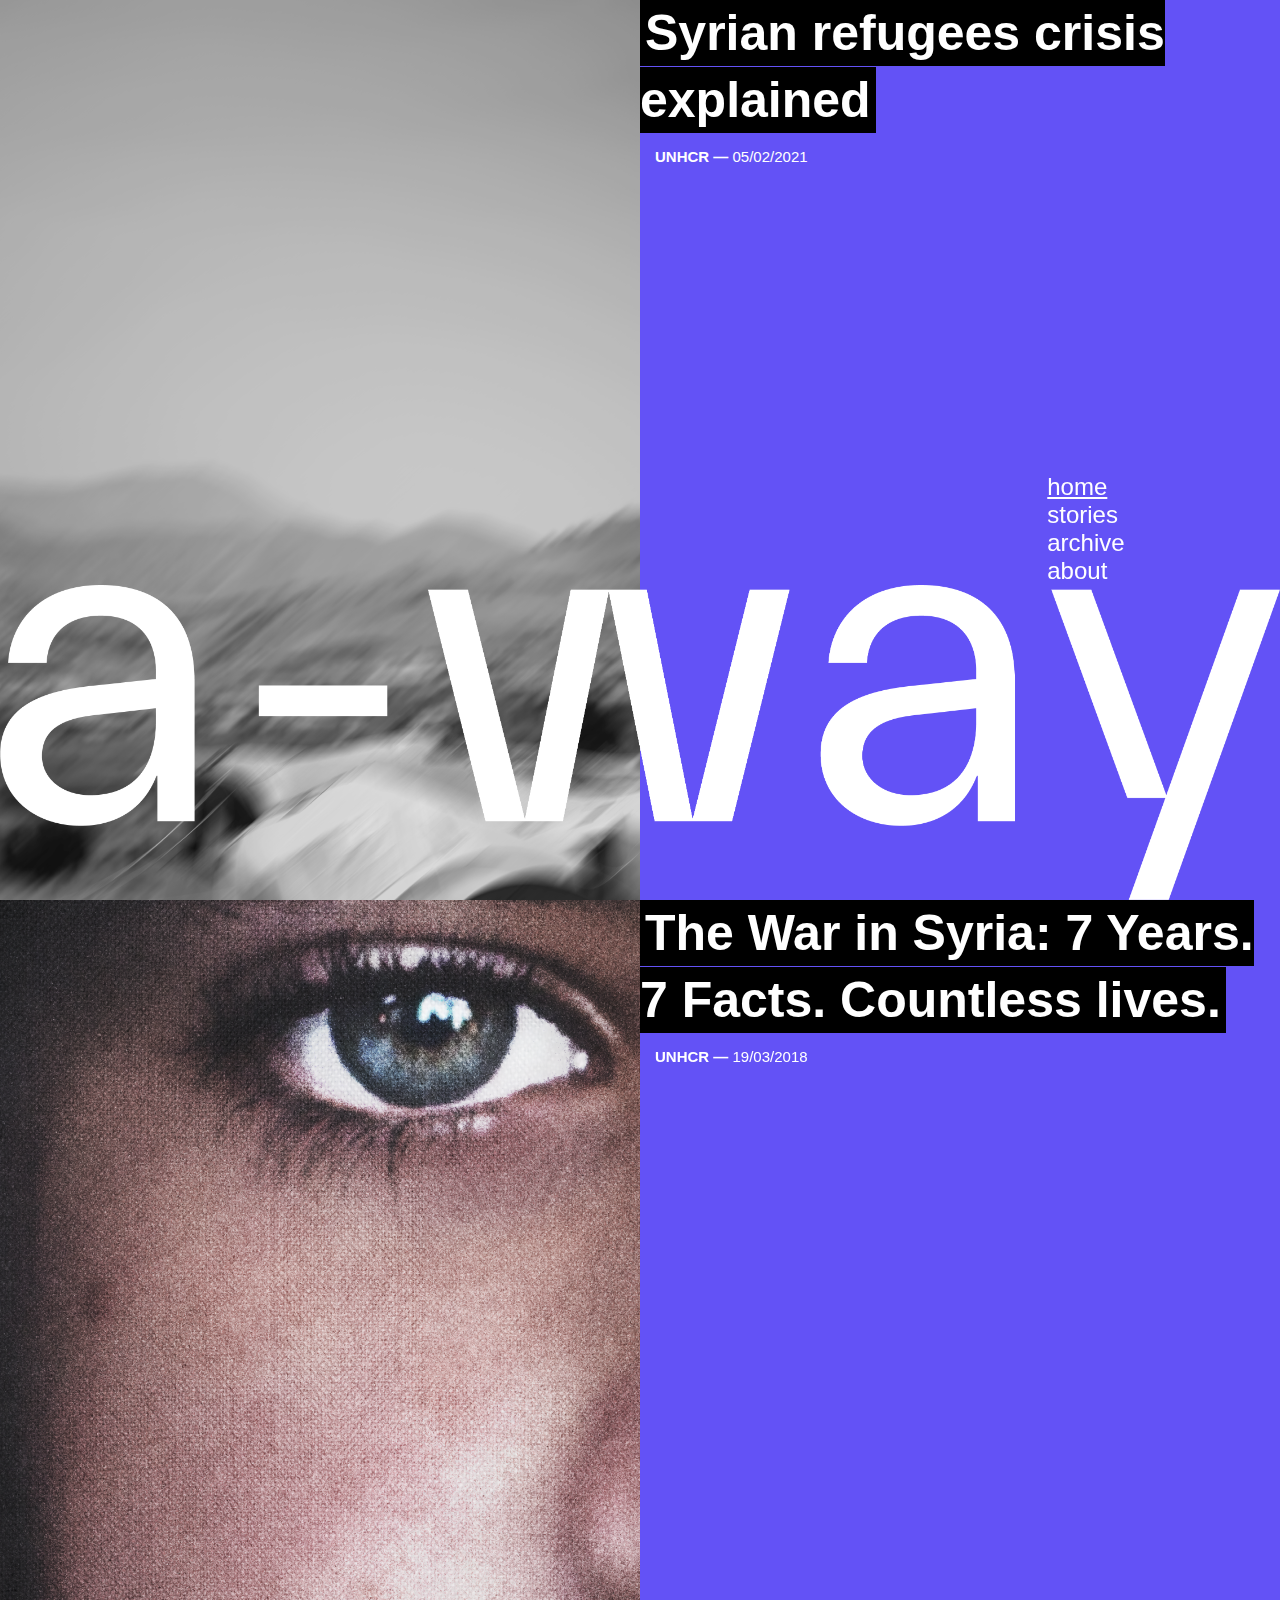
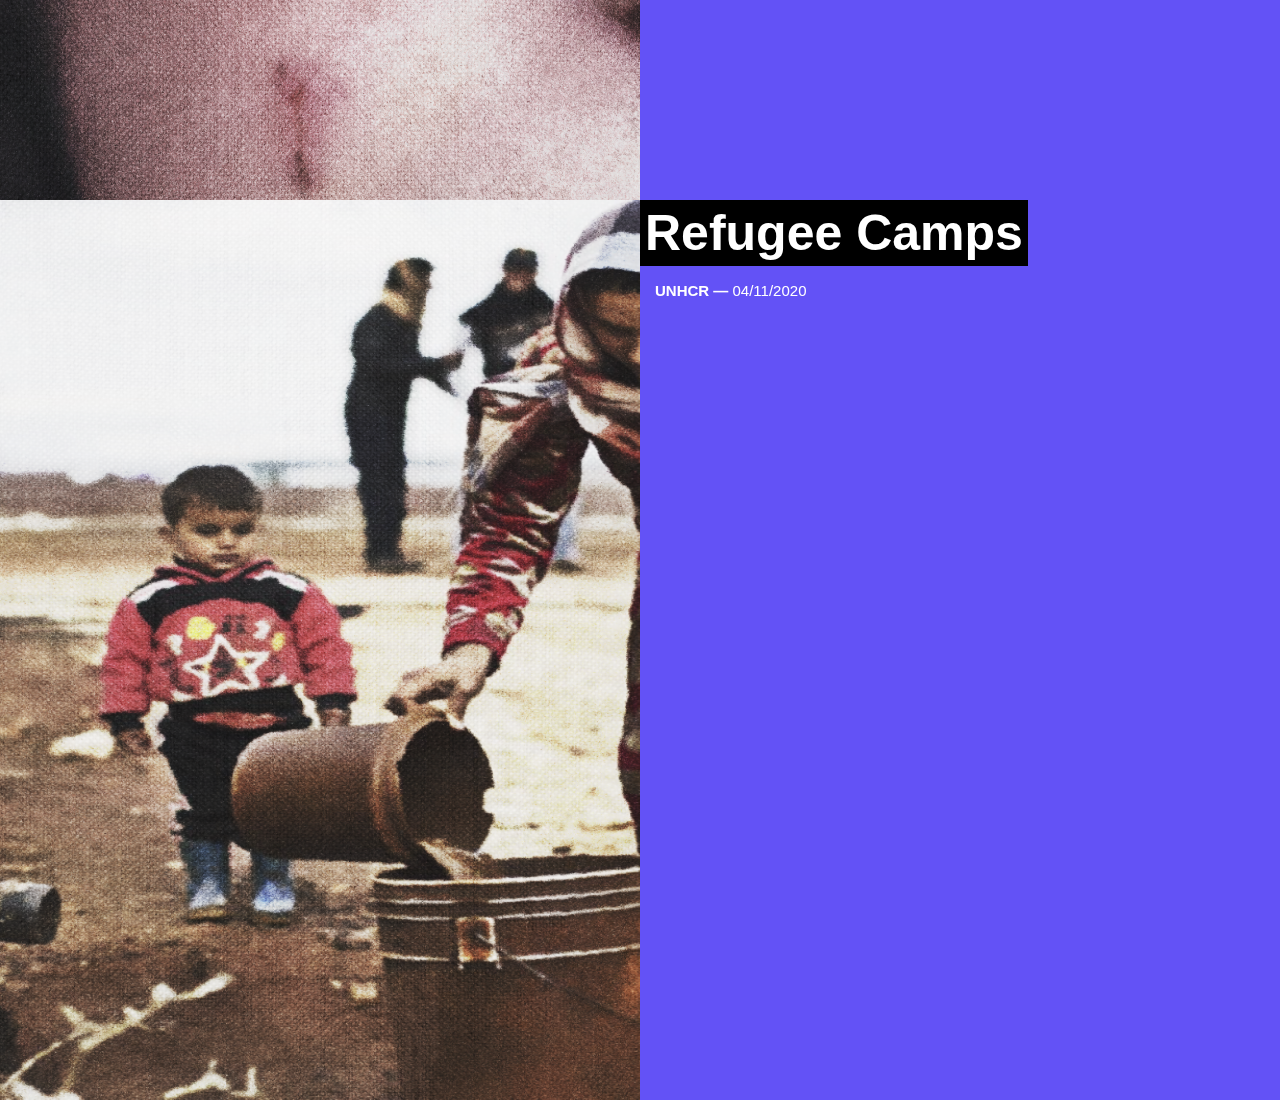
<file: index.html>
<!DOCTYPE html>
<html>
<head>
<link rel="stylesheet" href="index.css">
<meta name="viewport" content="width=device-width, initial-scale=1">
<link rel="stylesheet" href="index.css">
</head>
<body class="home">

  <header>
    <div class="header-logo"><img src="/images/logo.png" alt="logo"></div>
    <div class="header-nav">
      <ul class="header-nav-list">
        <li><a class="active" href="/">Home</a></li>
        <li><a href="/stories.html">Stories</a></li>
        <li><a href="/article.html">Archive</a></li>
        <li><a href="#">About</a></li>
      </ul>
    </div>
  </header>

<div class="row">
  <div class="column"  style="background-color:rgb(200, 200, 200);">
    <img class=".third-article-image" src="/images/3_img.png" alt="third-article-image" border: 0;>
  </div>
  <div class="column" style="background-color:#6352f6;">
    <h2 class="h2-1">Syrian refugees crisis explained</h2>
    <p class="p-1"><b>UNHCR —</b> 05/02/2021</p>
  </div>
</div>
<div class="row">
  <div class="column"  style="background-color:rgb(200, 200, 200);">
    <img class=".second-article-image" src="/images/2_img.png" alt="second-article-image" border: 0;>
  </div>
  <div class="column" style="background-color:#6352f6;">
    <h2 class="h2-2">The War in Syria: 7 Years. 7 Facts. Countless lives.</h2>
    <p class="p-2"><b>UNHCR —</b> 19/03/2018</p>
  </div>
</div>
<div class="row">
  <div class="column"  style="background-color:rgb(200, 200, 200);">
    <img class="first-article-image" src="/images/1_img.png" alt="first-article-image" border: 0; style="height: 100%">
  </div>
  <div class="column" style="background-color:#6352f6;">
    <h2>Refugee Camps</h2>
    <p><b>UNHCR —</b> 04/11/2020</p>
  </div>
</div>
    <style>
      header {
        width: 100%;
        position: fixed;
        bottom: 0;

        display: grid;
        grid-template-columns: 4.5fr 1fr;
      }
   
      .header-logo {
        grid-row: 2 / 3;
        grid-column: 1 / 3;
      }
      .header-logo img {
        max-width: 100%;
        height: auto;
        display: block;
      }
      .header-nav {
        grid-column: 2 / 3;
      }
      .header-nav-list {
        padding: 0;
        list-style: none;
      }
      .header-nav-list li a {
        font-size: 1.5rem;
        font-family: sans-serif;
        color: white;
        text-decoration: none;
        text-transform: lowercase;
      }
      .header-nav-list li a.active {
        text-decoration: underline;

      }
      @media (max-width: 900px) {
        .header-nav {
          grid-column: 1 / 3;
        }
        .header-nav ul {
          display: flex;
          flex-flow: row nowrap;
          justify-content: space-evenly;
        }
      }
    </style>
</body>
</html>
</file>
<file: index.css>
* {
  box-sizing: border-box;
  margin: 0;
  scroll-behavior: smooth;
  
}

.column {
  float: left;
  width: 50%;
  height: 100vh; 
}


.footer {
  position: fixed;
  left: 0;
  bottom: 0;
  width: 100%;
  max-width: 2160px;
  height: auto;
  color: rgb(255, 255, 255);
  align-content: center;
  translate: 0 93px;
}


h2 {
  display: static;
  display: inline;
  font-family: Arial, Helvetica, sans-serif;
  font-size: 50px;
  background: black;
  color: white;
  line-height: 1.33;
  padding: 5px;
  transition: all 0.5s;
}

h2:hover {
  background: rgb(255, 255, 255);
  color: rgb(0, 0, 0);
  line-height: 1.33;
  padding: 5px;
}


p {
  font-family: Arial, Helvetica, sans-serif;
  font-size: 15px;
  color: rgb(255, 255, 255);
  padding: 15px;
  position: absolute;
}


.menu {
  font-family: Arial, Helvetica, sans-serif;
  padding-right: 105px;
  position: fixed;
  top: 90;
  right: 0;
  display: inline;
  float: right;
  clear: both;
  list-style-type: none;
}

@media screen and (max-width: 600px) {
  .column {
    width: 100%;
  }
}

@media only screen and (max-width : 00px) {
  ul li { 
    position: sticky;
      font-size: 1vw;
  
  }
}

@media only screen and (max-width : 600px) {
  .h2-1    { 
    position: absolute;
    top: 50%;
    left: 50%;
    transform: translate(-50%, -50%);
    line-height: 1.33;
  }
}

@media only screen and (max-width : 600px) {
  .p-1    { 
    position: absolute;
    top: 70%;
    left: 38.5%;
    transform: translate(-50%, -50%);
  }
}

@media only screen and (max-width : 600px) {
.logo-footer    { 
    top: 70%;
    transform: translate(0%, -35%);
  }
}

@media only screen and (max-width : 600px) {
  .menu    { 
      transform: translate(27%, -180%);
    }
  }
  
.first-article-image {
  width: 100vh;
}

.second-article-image {
  width: 100vh;
}

.third-article-image {
  width: 100vh;
}
</file>
